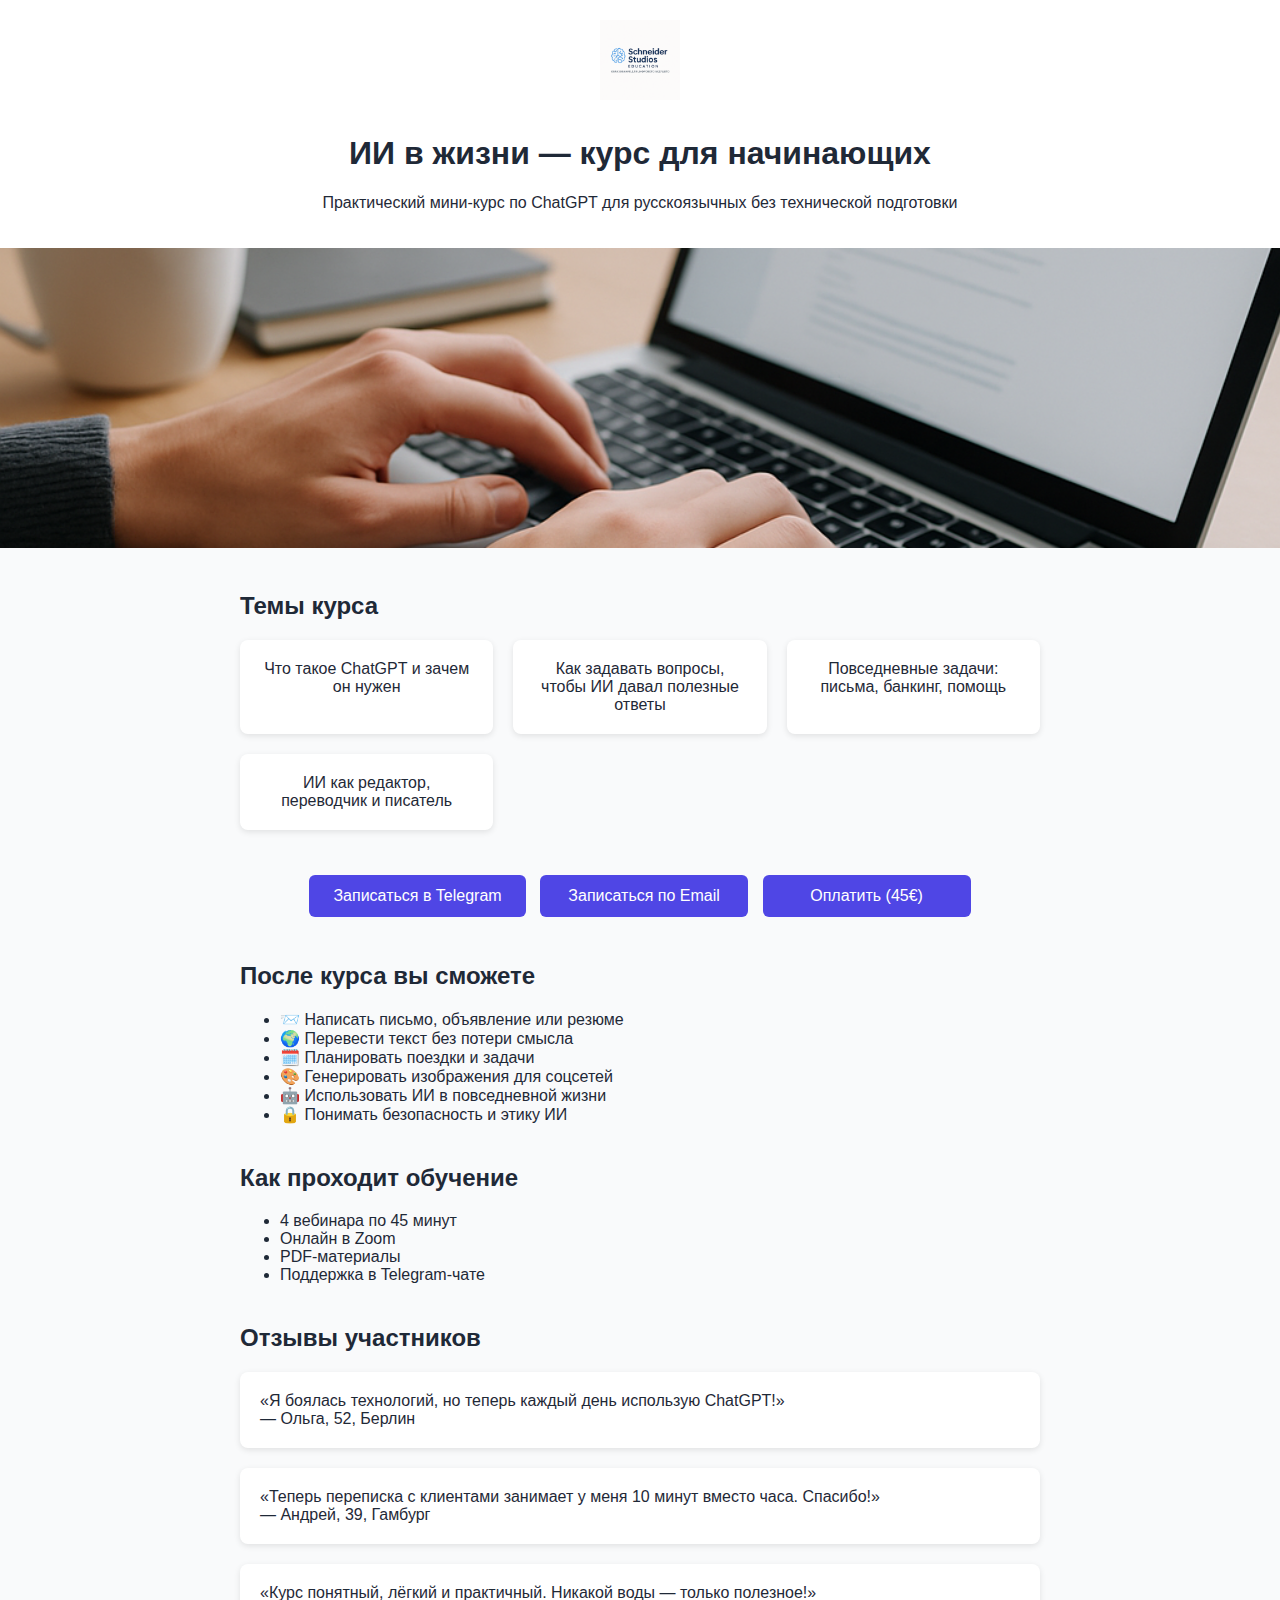
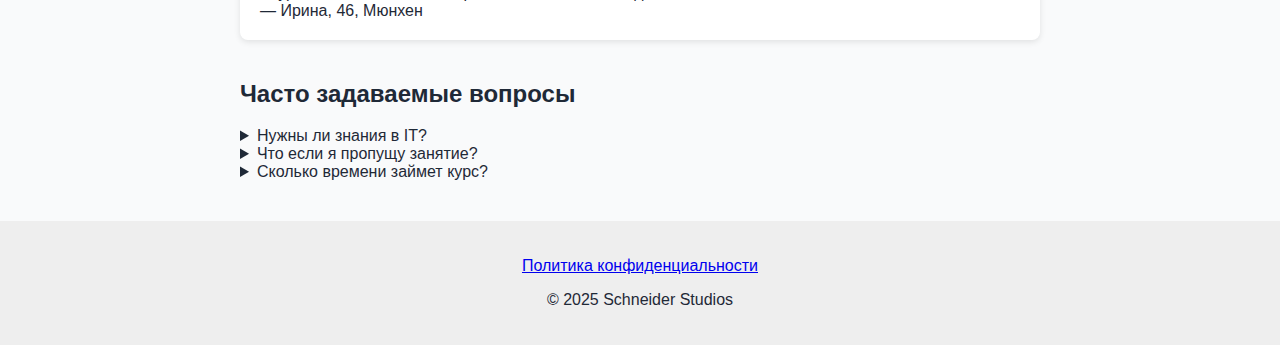
<file: index.html>
<!DOCTYPE html>
<html lang="ru">
<head>
<meta charset="UTF-8"><meta name="viewport" content="width=device-width, initial-scale=1.0">
<title>ИИ в жизни — курс для начинающих</title>
<link rel="icon" href="images/logo.png" type="image/png">
<link rel="stylesheet" href="style.css">
</head><body>
<header>
<img src="images/logo.png" class="logo" alt="Logo">
<h1>ИИ в жизни — курс для начинающих</h1>
<p>Практический мини-курс по ChatGPT для русскоязычных без технической подготовки</p>
</header>
<div class="hero"><img src="images/hero.jpg" alt="Hero"></div>
<section class="section">
<h2>Темы курса</h2><div class="topics">
<div class="topic">Что такое ChatGPT и зачем он нужен</div>
<div class="topic">Как задавать вопросы, чтобы ИИ давал полезные ответы</div>
<div class="topic">Повседневные задачи: письма, банкинг, помощь</div>
<div class="topic">ИИ как редактор, переводчик и писатель</div>
</div></section>
<section class="center">
<a href="https://t.me/SchneiderStudios_Bot" class="btn">Записаться в Telegram</a>
<a href="mailto:ishneider@icloud.com" class="btn">Записаться по Email</a>
<a href="https://buy.stripe.com/test_aFa8wR5QKclB9Oe98pcAo00" class="btn">Оплатить (45€)</a>
</section>
<section class="section">
<h2>После курса вы сможете</h2><ul>
<li>📨 Написать письмо, объявление или резюме</li>
<li>🌍 Перевести текст без потери смысла</li>
<li>🗓️ Планировать поездки и задачи</li>
<li>🎨 Генерировать изображения для соцсетей</li>
<li>🤖 Использовать ИИ в повседневной жизни</li>
<li>🔒 Понимать безопасность и этику ИИ</li>
</ul></section>
<section class="section">
<h2>Как проходит обучение</h2><ul>
<li>4 вебинара по 45 минут</li>
<li>Онлайн в Zoom</li>
<li>PDF-материалы</li>
<li>Поддержка в Telegram-чате</li>
</ul></section>
<section class="section">
<h2>Отзывы участников</h2>
<div class="review-card">«Я боялась технологий, но теперь каждый день использую ChatGPT!»<br>— Ольга, 52, Берлин</div>
<div class="review-card">«Теперь переписка с клиентами занимает у меня 10 минут вместо часа. Спасибо!»<br>— Андрей, 39, Гамбург</div>
<div class="review-card">«Курс понятный, лёгкий и практичный. Никакой воды — только полезное!»<br>— Ирина, 46, Мюнхен</div>
</section>
<section class="section">
<h2>Часто задаваемые вопросы</h2>
<details><summary>Нужны ли знания в IT?</summary><p>Нет, курс для новичков.</p></details>
<details><summary>Что если я пропущу занятие?</summary><p>Записи доступны после вебинара.</p></details>
<details><summary>Сколько времени займет курс?</summary><p>4 занятия по 45 мин + практика.</p></details>
</section>
<footer>
<p><a href="privacy.html">Политика конфиденциальности</a></p>
<p>© 2025 Schneider Studios</p>
</footer></body></html>
</file>
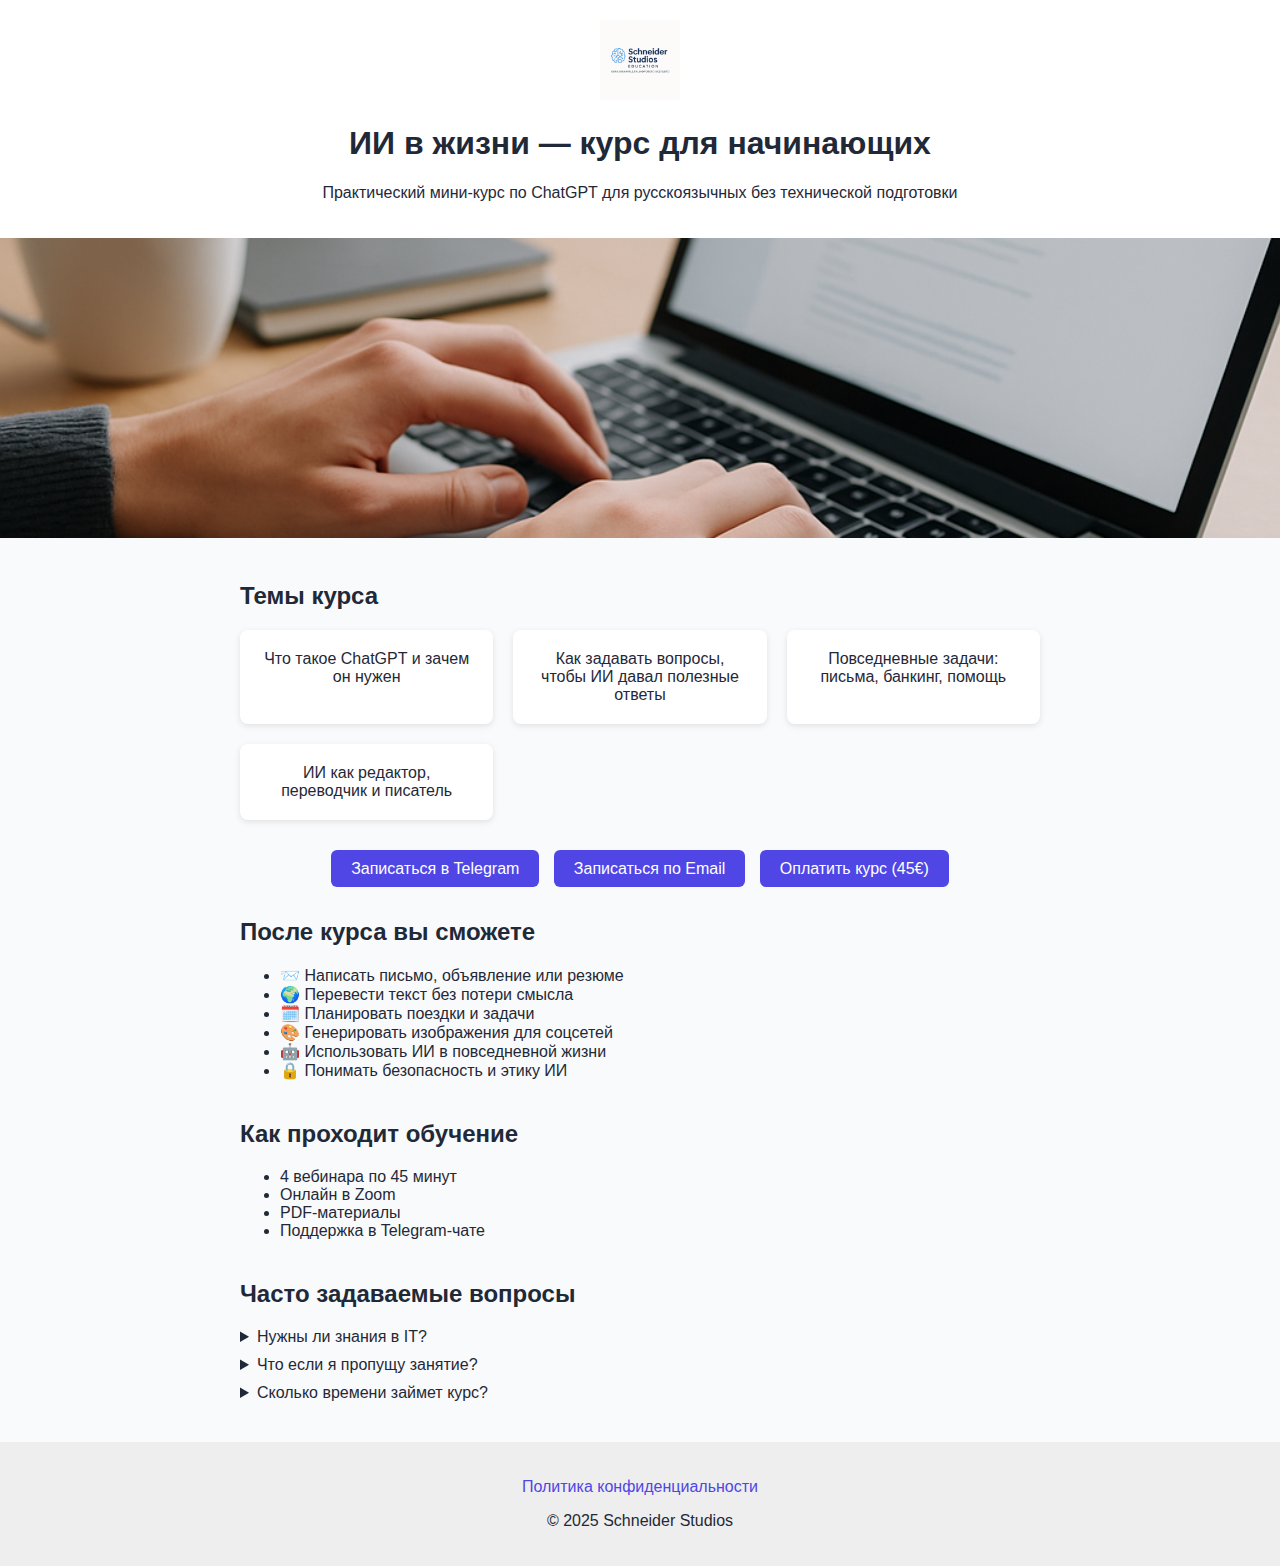
<file: final_github_pages_deploy/index.html>
<!DOCTYPE html>
<html lang="ru">
<head>
  <meta charset="UTF-8">
  <meta name="viewport" content="width=device-width, initial-scale=1.0"/>
  <title>ИИ в жизни — курс для начинающих</title>
  <link rel="icon" href="images/logo.png" type="image/png"/>
  <link rel="stylesheet" href="style.css"/>
</head>
<body>
  <header>
    <img src="images/logo.png" alt="Logo" class="logo"/>
    <h1>ИИ в жизни — курс для начинающих</h1>
    <p>Практический мини-курс по ChatGPT для русскоязычных без технической подготовки</p>
  </header>
  <div class="hero">
    <img src="images/hero.jpg" alt="Человек с ноутбуком"/>
  </div>
  <section class="section">
    <h2>Темы курса</h2>
    <div class="topics">
      <div class="topic-block">Что такое ChatGPT и зачем он нужен</div>
      <div class="topic-block">Как задавать вопросы, чтобы ИИ давал полезные ответы</div>
      <div class="topic-block">Повседневные задачи: письма, банкинг, помощь</div>
      <div class="topic-block">ИИ как редактор, переводчик и писатель</div>
    </div>
  </section>
  <section class="center-buttons">
    <a href="https://t.me/SchneiderStudios_Bot" class="btn">Записаться в Telegram</a>
    <a href="mailto:ishneider@icloud.com" class="btn">Записаться по Email</a>
    <a href="https://buy.stripe.com/test_aFa8wR5QKclB9Oe98pcAo00" class="btn">Оплатить курс (45€)</a>
  </section>
  <section class="section">
    <h2>После курса вы сможете</h2>
    <ul>
      <li>📨 Написать письмо, объявление или резюме</li>
      <li>🌍 Перевести текст без потери смысла</li>
      <li>🗓️ Планировать поездки и задачи</li>
      <li>🎨 Генерировать изображения для соцсетей</li>
      <li>🤖 Использовать ИИ в повседневной жизни</li>
      <li>🔒 Понимать безопасность и этику ИИ</li>
    </ul>
  </section>
  <section class="section">
    <h2>Как проходит обучение</h2>
    <ul>
      <li>4 вебинара по 45 минут</li>
      <li>Онлайн в Zoom</li>
      <li>PDF-материалы</li>
      <li>Поддержка в Telegram-чате</li>
    </ul>
  </section>
  <section class="section">
    <h2>Часто задаваемые вопросы</h2>
    <details><summary>Нужны ли знания в IT?</summary><p>Нет, курс для новичков.</p></details>
    <details><summary>Что если я пропущу занятие?</summary><p>Записи доступны после вебинара.</p></details>
    <details><summary>Сколько времени займет курс?</summary><p>4 занятия по 45 мин + практика.</p></details>
  </section>
  <footer>
    <p><a href="privacy.html">Политика конфиденциальности</a></p>
    <p>© 2025 Schneider Studios</p>
  </footer>
</body>
</html>
</file>
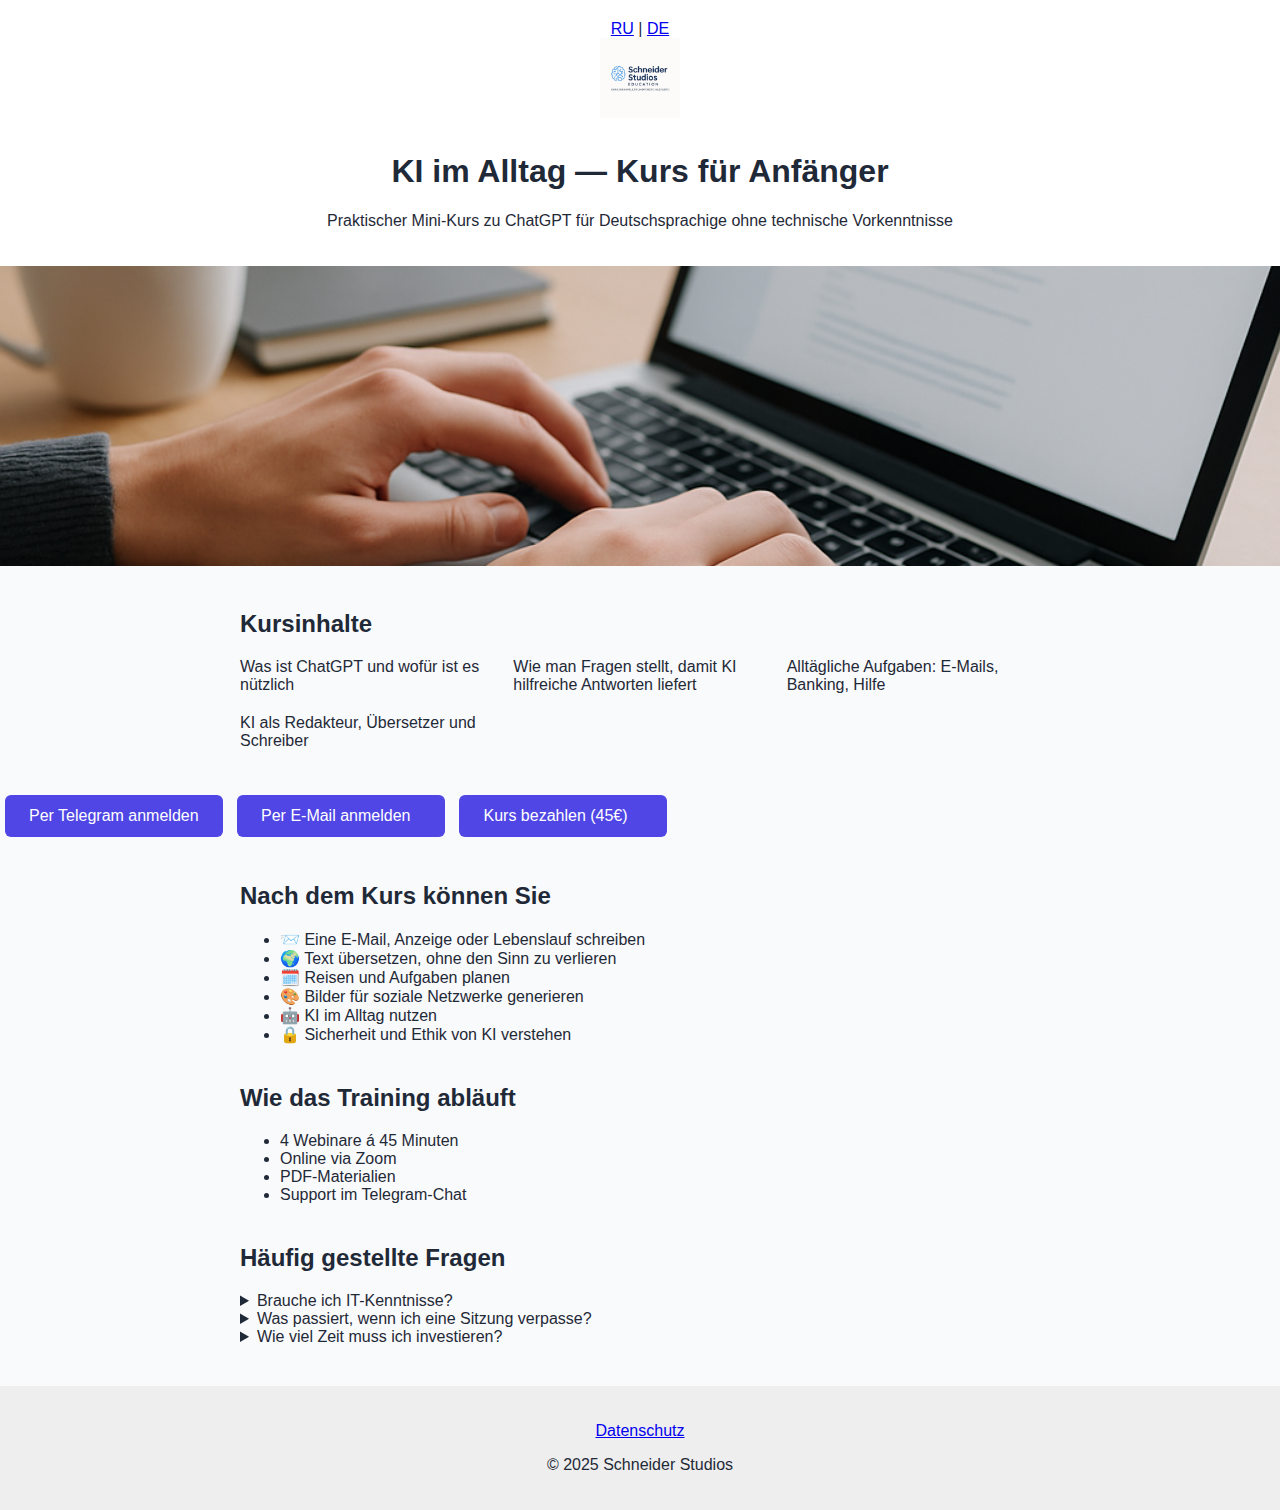
<file: index_de.html>
<!DOCTYPE html>
<html lang="de">
<head>
  <meta charset="UTF-8">
  <meta name="viewport" content="width=device-width, initial-scale=1">
  <title>KI im Alltag — Kurs für Anfänger</title>
  <link rel="icon" href="images/logo.png" type="image/png">
  <link rel="stylesheet" href="style.css">
</head>
<body>
  <header>
    <div class="lang-switch">
      <a href="index.html">RU</a> |
      <a href="index_de.html" class="active">DE</a>
    </div>
    <img src="images/logo.png" alt="Schneider Studios Logo" class="logo">
    <h1>KI im Alltag — Kurs für Anfänger</h1>
    <p>Praktischer Mini-Kurs zu ChatGPT für Deutschsprachige ohne technische Vorkenntnisse</p>
  </header>
  <div class="hero">
    <img src="images/hero.jpg" alt="Person mit Laptop">
  </div>
  <section class="section">
    <h2>Kursinhalte</h2>
    <div class="topics">
      <div class="topic-block">Was ist ChatGPT und wofür ist es nützlich</div>
      <div class="topic-block">Wie man Fragen stellt, damit KI hilfreiche Antworten liefert</div>
      <div class="topic-block">Alltägliche Aufgaben: E-Mails, Banking, Hilfe</div>
      <div class="topic-block">KI als Redakteur, Übersetzer und Schreiber</div>
    </div>
  </section>
  <section class="center-buttons">
    <a href="https://t.me/SchneiderStudios_Bot" class="btn">Per Telegram anmelden</a>
    <a href="mailto:ishneider@icloud.com" class="btn">Per E-Mail anmelden</a>
    <a href="https://buy.stripe.com/test_aFa8wR5QKclB9Oe98pcAo00" class="btn">Kurs bezahlen (45€)</a>
  </section>
  <section class="section">
    <h2>Nach dem Kurs können Sie</h2>
    <ul>
      <li>📨 Eine E-Mail, Anzeige oder Lebenslauf schreiben</li>
      <li>🌍 Text übersetzen, ohne den Sinn zu verlieren</li>
      <li>🗓️ Reisen und Aufgaben planen</li>
      <li>🎨 Bilder für soziale Netzwerke generieren</li>
      <li>🤖 KI im Alltag nutzen</li>
      <li>🔒 Sicherheit und Ethik von KI verstehen</li>
    </ul>
  </section>
  <section class="section">
    <h2>Wie das Training abläuft</h2>
    <ul>
      <li>4 Webinare á 45 Minuten</li>
      <li>Online via Zoom</li>
      <li>PDF-Materialien</li>
      <li>Support im Telegram-Chat</li>
    </ul>
  </section>
  <section class="section">
    <h2>Häufig gestellte Fragen</h2>
    <details><summary>Brauche ich IT-Kenntnisse?</summary><p>Nein, der Kurs ist für Anfänger ohne technische Vorkenntnisse.</p></details>
    <details><summary>Was passiert, wenn ich eine Sitzung verpasse?</summary><p>Alle Sitzungen werden aufgezeichnet und stehen später zur Verfügung.</p></details>
    <details><summary>Wie viel Zeit muss ich investieren?</summary><p>4 Module á 45 Minuten plus 30–60 Minuten wöchentliche Praxis.</p></details>
  </section>
  <footer>
    <p><a href="privacy.html">Datenschutz</a></p>
    <p>© 2025 Schneider Studios</p>
  </footer>
</body>
</html>
</file>
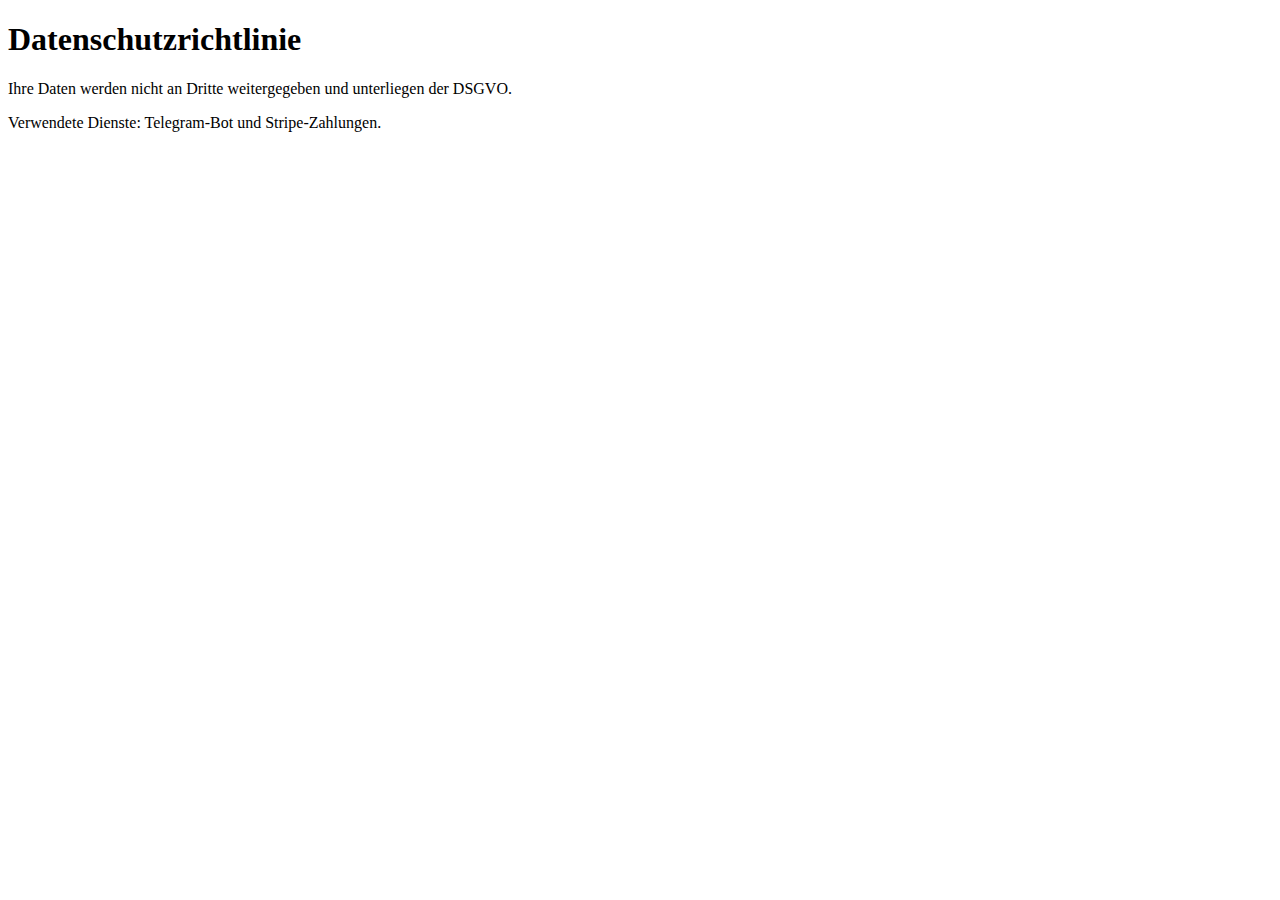
<file: privacy.html>
<!DOCTYPE html>
<html lang="de"><head><meta charset="UTF-8"><title>Datenschutz</title></head>
<body><h1>Datenschutzrichtlinie</h1><p>Ihre Daten werden nicht an Dritte weitergegeben und unterliegen der DSGVO.</p><p>Verwendete Dienste: Telegram-Bot und Stripe-Zahlungen.</p></body>
</html>
</file>
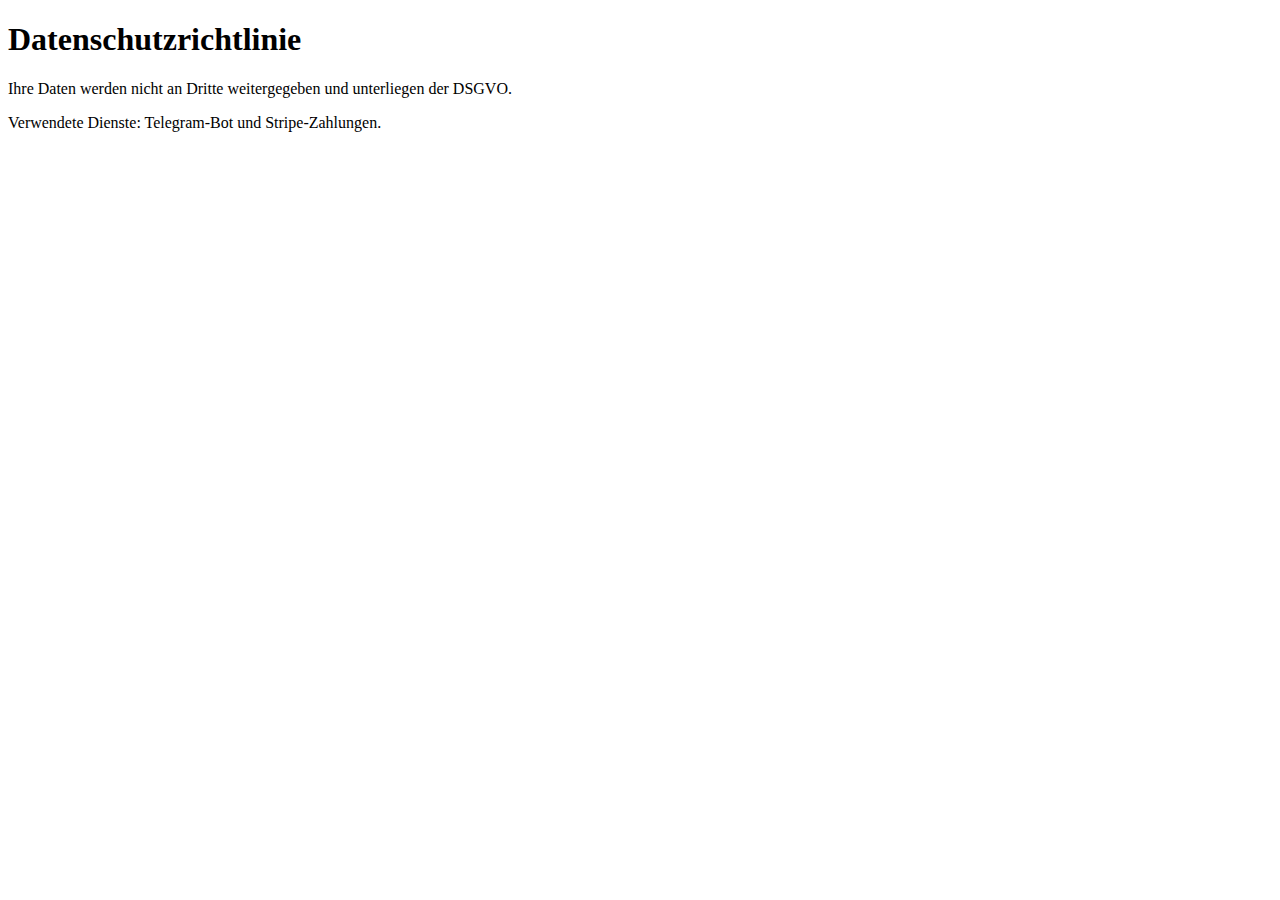
<file: final_github_pages_deploy/privacy.html>
<!DOCTYPE html><html lang="de"><head><meta charset="UTF-8"><title>Datenschutz</title></head><body><h1>Datenschutzrichtlinie</h1><p>Ihre Daten werden nicht an Dritte weitergegeben und unterliegen der DSGVO.</p><p>Verwendete Dienste: Telegram-Bot und Stripe-Zahlungen.</p></body></html>
</file>
<file: style.css>
body{margin:0;font-family:Inter,sans-serif;background:#f9fafb;color:#1f2937}
header{text-align:center;padding:20px;background:#fff;box-shadow:0 1px 3px rgba(0,0,0,0.1)}
.logo{height:80px;margin-bottom:10px}
.hero img{width:100%;max-height:300px;object-fit:cover}
.section{max-width:800px;margin:40px auto;padding:0 20px}
.topics{display:grid;grid-template-columns:repeat(auto-fit,minmax(200px,1fr));gap:20px}
.topic{background:#fff;padding:20px;border-radius:8px;box-shadow:0 2px 6px rgba(0,0,0,0.1);text-align:center}
.center{text-align:center;margin:20px 0}
.btn{display:inline-block;padding:12px 24px;margin:5px;background:#4f46e5;color:#fff;text-decoration:none;border-radius:6px;min-width:160px}
@media(max-width:600px){.btn{display:block;width:80%;margin:10px auto}}
.details summary{cursor:pointer;font-weight:bold;margin:10px 0}
.review-card{background:#fff;padding:20px;border-radius:8px;box-shadow:0 2px 6px rgba(0,0,0,0.1);margin-bottom:20px;}
footer{text-align:center;padding:20px;background:#eee}
</file>
<file: final_github_pages_deploy/style.css>
body {margin:0;font-family:Inter,sans-serif;background:#f9fafb;color:#1f2937;}
header {text-align:center;padding:20px;background:#fff;box-shadow:0 1px 3px rgba(0,0,0,0.1);}
.logo {height:80px;}
.hero img {width:100%;max-height:300px;object-fit:cover;}
.section {max-width:800px;margin:40px auto;padding:0 20px;}
.topics {display:grid;grid-template-columns:repeat(auto-fit,minmax(200px,1fr));gap:20px;}
.topic-block {background:#fff;padding:20px;border-radius:8px;box-shadow:0 2px 6px rgba(0,0,0,0.1);text-align:center;}
.center-buttons {text-align:center;margin:20px 0;}
.btn {background:#4f46e5;color:#fff;padding:10px 20px;margin:5px;text-decoration:none;border-radius:6px;}
details {margin:10px 0;}
footer {background:#eee;text-align:center;padding:20px;margin-top:40px;}
a {color:#4f46e5;text-decoration:none;}
</file>
